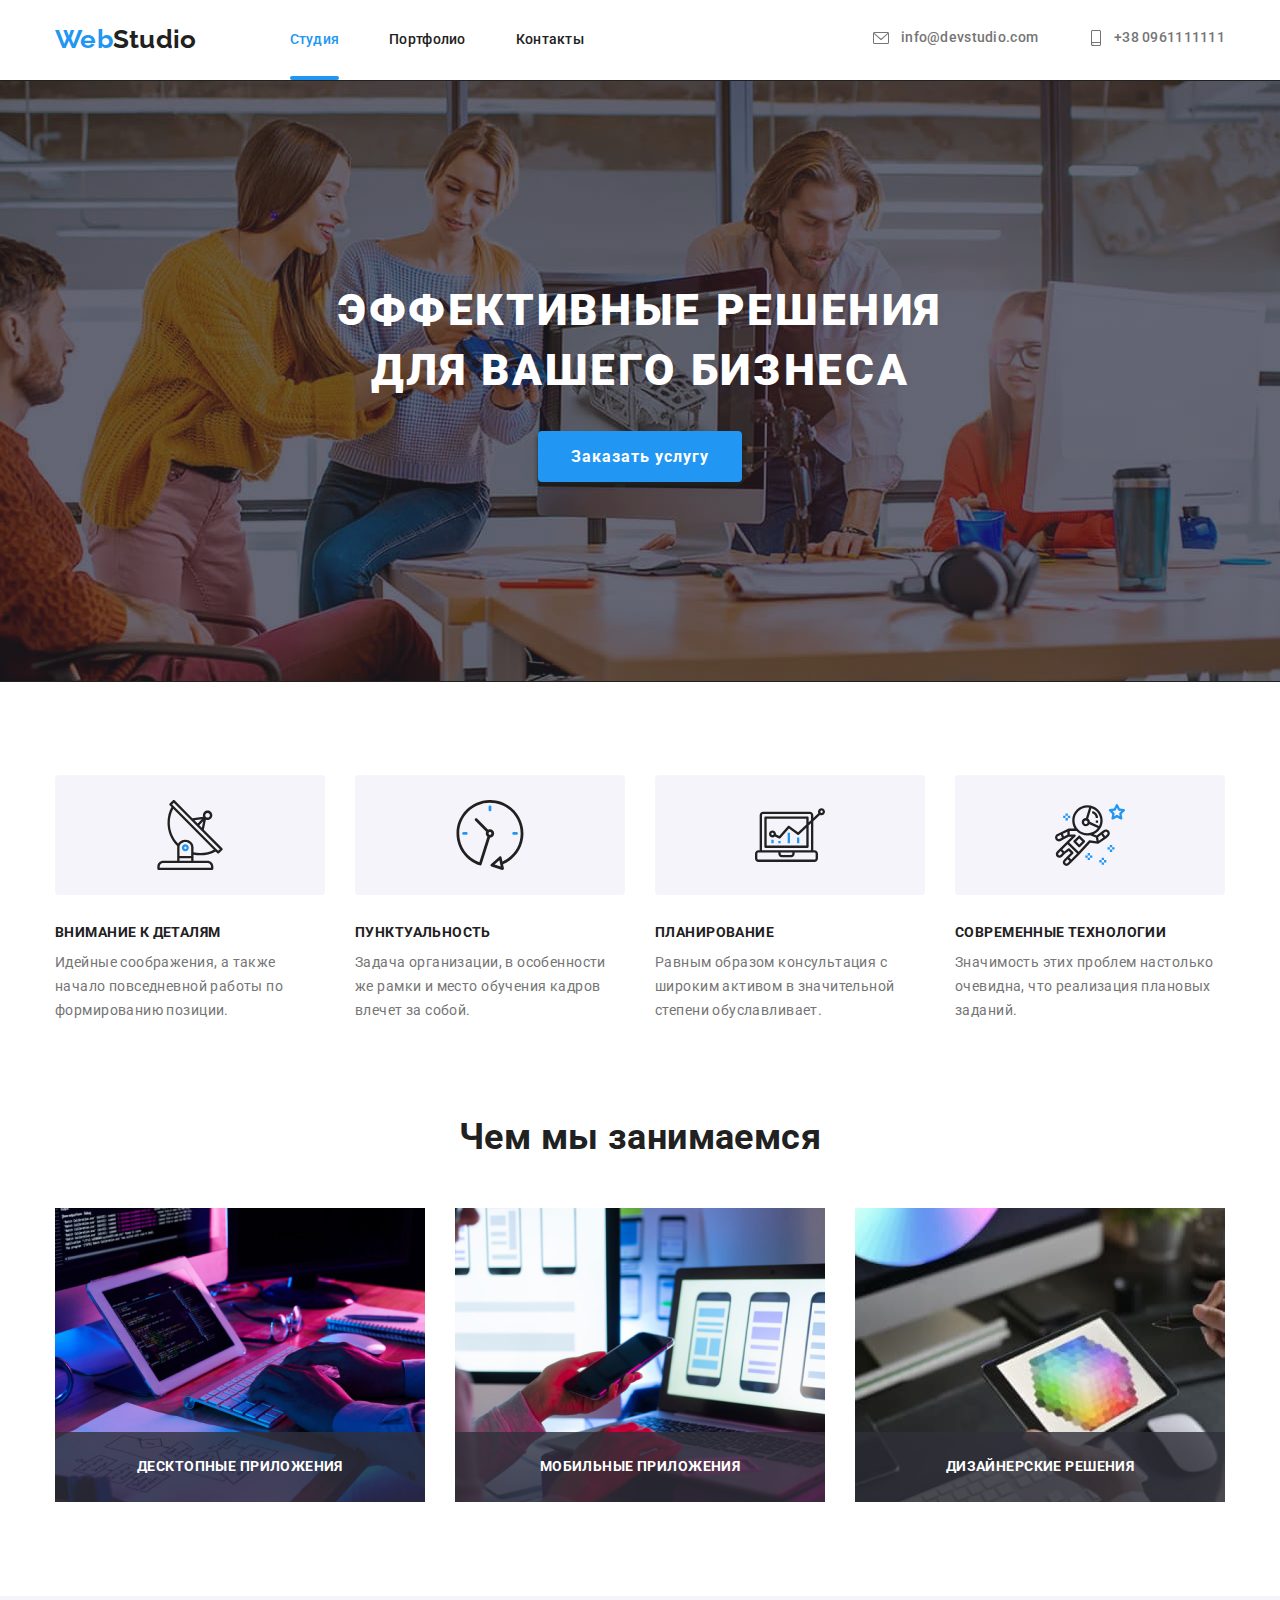
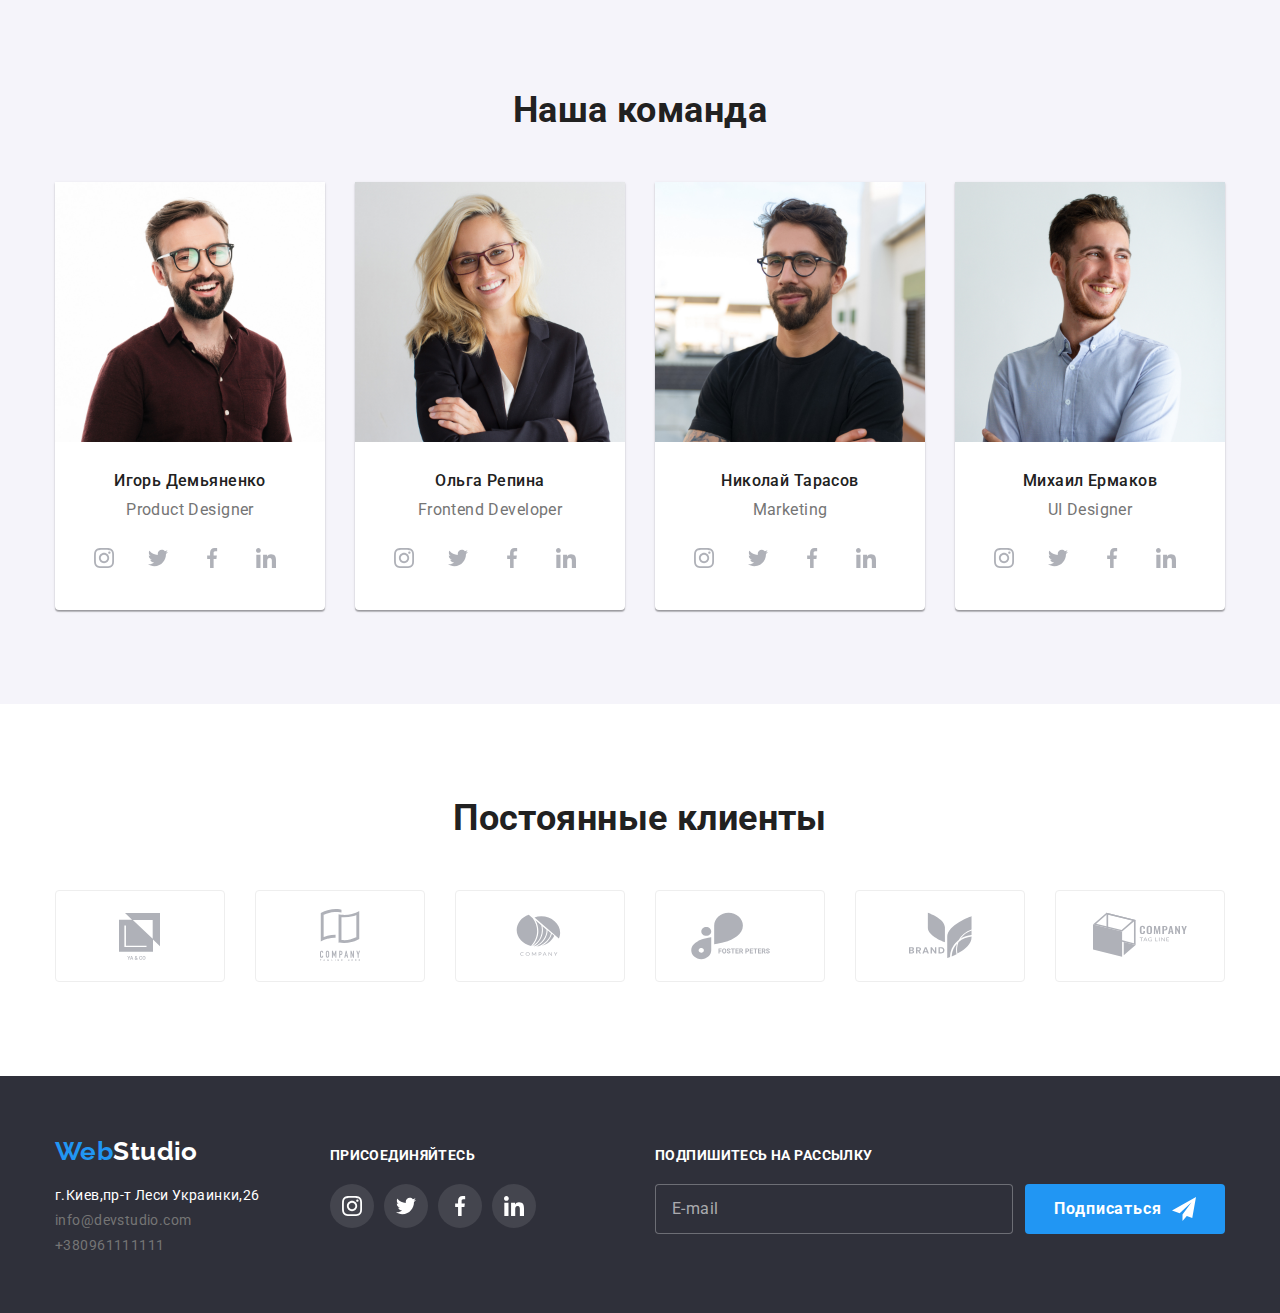
<file: index.html>
<!DOCTYPE html>
<html lang="ru">
    <head>
        <meta charset="UTF-8">
        <meta http-equiv="X-UA-Compatible" content="IE=edge">
        <meta name="viewport" content="width=device-width, initial-scale=1.0">
        <title>WEbStudio</title>
        <link rel="preconnect" href="https://fonts.googleapis.com">
        <link rel="preconnect" href="https://fonts.gstatic.com" crossorigin>
        <link href="https://fonts.googleapis.com/css2?family=Raleway:wght@700&family=Roboto:wght@400;500;700;900&display=swap" rel="stylesheet">
        <link rel="stylesheet" href="https://cdnjs.cloudflare.com/ajax/libs/modern-normalize/1.1.0/modern-normalize.min.css">
        <link rel="stylesheet" href="./css/main.min.css">
    </head>
    <body>
    <header class="header">
            <div class="container header__inner">
                <nav class="header__nav">
                    <div class="logotip">
                    <a lang="en" href="./index.html" class="logo"> <span class="logoweb">Web</span>Studio</a></div>
                    <ul class=" site-nav list">
                        <li class="site-nav__item"><a href="./index.html" class="site-nav__link current">Студия</a></li>
                        <li class="site-nav__item"><a href="./portfolio.html" class="site-nav__link">Портфолио</a></li>
                        <li class="site-nav__item"><a href="" class="site-nav__link">Контакты</a></li>
                    </ul>
                </nav>
                <ul class=" auth-nav list">
                
                    <li class="auth-nav__item ">
                        <a href="#" class="icon" >
                            <svg class="icon__envelope " >
                                <use href="./images/icons.svg#iconenvelope"></use>
                            </svg>
                        info@devstudio.com
                        </a>
                    </li>
                    <li class=" auth-nav__item">
                        <a href="#" class="icon" >
                            <svg class="icon__smartphone" >
                                 <use href="./images/icons.svg#iconsmartphone"></use>
                            </svg> 
                        +38 0961111111
                        </a>
                    </li>
                </ul>
            </div>
    </header>

        <main>
            <section class="hero overlay">
                <div class="container">
                    <h1 class="hero__title">Эффективные решения для вашего бизнеса</h1>
                <button data-modal-open type="button" class="button">Заказать услугу</button>
    
                
                </div>
            </section>
            <section class="section">
                <div class="container">
                     <h2 class="section-title visually-hidden ">Наши преимущества</h2>
                     <ul class="feature list">
                        
                         <li class="feature__item">
                             <div class="clock-icon">
                           <svg class="clock-icon__icon" >
                                 <use href="./images/icons.svg#iconantenna"></use>
                            </svg></div>
                             <h3 class="title" >Внимание к деталям</h3>
                             <p class="title__text">Идейные соображения, а также начало повседневной работы по формированию позиции.</p>
                         </li>
                         <li class="feature__item">
                             <div class="clock-icon">
                             <svg class="clock-icon__icon" >
                                 <use href="./images/icons.svg#iconclock"></use>
                            </svg></div>
                             <h3 class="title" >Пунктуальность</h3>
                             <p class="title__text">Задача организации, в особенности же рамки и место обучения кадров влечет за собой.</p>
                         </li>
                         <li class="feature__item">
                             <div class="clock-icon">
                             <svg class="clock-icon__icon" >
                                 <use href="./images/icons.svg#icondiagram"></use>
                            </svg></div>
                             <h3 class="title" >Планирование</h3>
                             <p class="title__text">Равным образом консультация с широким активом в значительной степени обуславливает.</p>
                         </li>
                         <li class="feature__item">
                             <div class="clock-icon">
                             <svg class="clock-icon__icon" >
                                 <use href="./images/icons.svg#iconastronaut"></use>
                            </svg></div>
                             <h3 class="title" >Современные технологии</h3>
                             <p class="title__text">Значимость этих проблем настолько очевидна, что реализация плановых заданий.</p>
                         </li>
                     </ul>
                </div>
             </section>

             <section class="section-image section">
                <div class="container">
                     <h2 class="section-title">Чем мы занимаемся</h2>
                  
                     <ul class="image list">
                    
                         <li class="image__item item">
                             <div class="image__action">
                             <img src="./images/img.jpg" alt="Набираем html" width="370" height="294">
                             
                             <p class="image__text">Десктопные приложения</p></div>
                         </li>
                         <li class="image__item">
                             <div class="image__action">
                             <img src="./images/img1.jpg" width="370" height="294" alt="Копируем на телефон">
                             <p class="image__text">Мобильные приложения</p></div>
             
                         </li>
                         <li class="image__item">
                             <div class="image__action">
                             <img src="./images/img2(2).jpg" width="370" height="294" alt="Картинка">
                             <p class="image__text">Дизайнерские решения</p></div>
                         </li>
                     </ul>
                 
                </div>
                     </section>


             <section class="section-commands">
            <div class="container">
                <h2 class="section-title">Наша команда</h2>
                <ul class="commands list" >
                    <li class="commands__item"><img class="img-people" src="./images/man1.jpg" width="270" height="260" alt="Игорь Демьяненко">
                        <div class="socials">
                        <h3 class="title-commands">Игорь Демьяненко</h3>
                        <p class="socials__text">Product Designer</p>
                        <div class="instagram">
                        <a href="#" class="instagram__item">
                            <svg class="instagram__svg">
                            <use href="./images/icons.svg#iconinstagram"></use>
                       </svg></a> 
                       <a href="#" class="instagram__item" >
                        <svg class="instagram__svg">
                        <use href="./images/icons.svg#icontwitter"></use>
                        </svg></a>
                        <a href="#" class="instagram__item" >
                            <svg class="instagram__svg">
                            <use href="./images/icons.svg#iconfacebook"></use>
                            </svg></a>
                            <a href="#" class="instagram__item" >
                                <svg class="instagram__svg" >
                                <use href="./images/icons.svg#iconlinkedin"></use>
                            </svg></a>
                        </div>
                        </div>
                    </li>
                    <li class="commands__item"><img class="img-people" src="./images/woman.jpg" width="270" height="260" alt="Ольга Репина">
                        <div class="socials">
                        <h3 class="title-commands">Ольга Репина</h3>
                        <p class="socials__text">Frontend Developer</p>
                        <div class="instagram">
                            <a href="#" class="instagram__item">
                                <svg class="instagram__svg">
                                <use href="./images/icons.svg#iconinstagram"></use>
                           </svg></a> 
                           <a href="#" class="instagram__item" >
                            <svg class="instagram__svg">
                            <use href="./images/icons.svg#icontwitter"></use>
                            </svg></a>
                            <a href="#" class="instagram__item" >
                                <svg class="instagram__svg">
                                <use href="./images/icons.svg#iconfacebook"></use>
                                </svg></a>
                                <a href="#" class="instagram__item" >
                                    <svg class="instagram__svg" >
                                    <use href="./images/icons.svg#iconlinkedin"></use>
                                </svg></a>
                            </div>
                            </div>
                    </li>
                    <li class="commands__item"><img class="img-people" src="./images/man2.jpg" width="270" height="260" alt="Николай Тарасов">
                        <div class="socials">
                        <h3 class="title-commands">Николай Тарасов</h3>
                        <p class="socials__text">Marketing</p>
                        <div class="instagram">
                            <a href="#" class="instagram__item">
                                <svg class="instagram__svg">
                                <use href="./images/icons.svg#iconinstagram"></use>
                           </svg></a> 
                           <a href="#" class="instagram__item" >
                            <svg class="instagram__svg">
                            <use href="./images/icons.svg#icontwitter"></use>
                            </svg></a>
                            <a href="#" class="instagram__item" >
                                <svg class="instagram__svg">
                                <use href="./images/icons.svg#iconfacebook"></use>
                                </svg></a>
                                <a href="#" class="instagram__item" >
                                    <svg class="instagram__svg" >
                                    <use href="./images/icons.svg#iconlinkedin"></use>
                                </svg></a>
                            </div>
                            </div>
                    </li>
                    <li class="commands__item"><img class="img-people" src="./images/man3.jpg" width="270" height="260" alt="Михаил Ермаков">
                        <div class="socials">
                        <h3 class="title-commands">Михаил Ермаков</h3>
                        <p class="socials__text">UI Designer</p>
                        <div class="instagram">
                                <a href="#" class="instagram__item">
                                    <svg class="instagram__svg">
                                    <use href="./images/icons.svg#iconinstagram"></use>
                            </svg></a> 
                            <a href="#" class="instagram__item" >
                                <svg class="instagram__svg">
                                <use href="./images/icons.svg#icontwitter"></use>
                                </svg></a>
                                <a href="#" class="instagram__item" >
                                    <svg class="instagram__svg">
                                    <use href="./images/icons.svg#iconfacebook"></use>
                                    </svg></a>
                                    <a href="#" class="instagram__item" >
                                        <svg class="instagram__svg" >
                                        <use href="./images/icons.svg#iconlinkedin"></use>
                                    </svg></a>
                            </div>
                            </div>
                    </li>
                </ul>
            </div>
            </section>

            <section class="section">
                <div class="container">
                    <h2 class="section-title">Постоянные клиенты</h2>
                    <ul class="clients list">
                        <li class="clients__item"> 
                          <a href="#" class="clients__button" >
                             <svg class="clients__icon" >
                                <use href="./images/icons.svg#iconclient1"></use>
                             </svg>
                         </a> 
                        </li>
    
                        <li class="clients__item">
                          <a href="#" class="clients__button" >
                             <svg class="clients__icon">
                                 <use href="./images/icons.svg#iconclient2"></use>
                             </svg>
                          </a>
                        </li>
                      
                        <li class="clients__item"> 
                           <a href="#" class="clients__button" >
                             <svg class="clients__icon" >
                                 <use href="./images/icons.svg#iconclient3"></use>
                             </svg>
                          </a>
                        </li>
                        
                        <li class="clients__item"> 
                           <a href="#" class="clients__button" >
                             <svg class="clients__icon foster" >
                                 <use href="./images/icons.svg#iconfoster"></use>
                             </svg>
                           </a>
                       </li>
                        
                       <li class="clients__item">
                           <a href="#" class="clients__button" >
                             <svg class="clients__icon" >
                                 <use href="./images/icons.svg#iconclient5"></use>
                             </svg>
                           </a>
                       </li>
                       
                       <li class="clients__item"> 
                           <a href="#" class="clients__button" >
                             <svg class="clients__icon" >
                                 <use href="./images/icons.svg#iconclient6"></use>
                             </svg>
                           </a>
                       </li>
                 </ul>
                </div>
            </section>
         </main>
  
            <footer class="footer">
                <div class="footer-container container">
                    <div class="mail-logo">
                     <a lang="en" href="./index.html" class="mail-logo__footer"> <span class="logoweb">Web</span>Studio</a>
                     <address>
                         <ul class="mail-list list">
                             <li class="mail-list__item"><a href="https://goo.gl/maps/913QoBTFxCLbHZBB8" class="mail-list__link" >г.Киев,пр-т Леси Украинки,26</a></li>
                             <li class="mail-list__item"><a href="mailto:info@devstudio.com" class="mail-list__link-footer">info@devstudio.com</a></li>
                             <li class="mail-list__item"><a href="" class="mail-list__link-footer">+380961111111</a></li>
                         </ul>
                     </address>
                 </div>
                 <div class="insta-icom">
                     <p class="footer-text">присоединяйтесь</p>
                     <ul class="list">
                         
                         <li>
                             <div class="footer-icon">
                                 <a href="#" class="footer-icon__item">
                                     <svg class="footer-icon__instagram">
                                     <use href="./images/icons.svg#iconinstagram"></use>
                                </svg></a> 
                                <a href="#" class="footer-icon__item" >
                                 <svg class="footer-icon__instagram">
                                 <use href="./images/icons.svg#icontwitter"></use>
                                 </svg></a>
                                 <a href="#" class="footer-icon__item" >
                                     <svg class="footer-icon__instagram">
                                     <use href="./images/icons.svg#iconfacebook"></use>
                                     </svg></a>
                                     <a href="#" class="footer-icon__item" >
                                         <svg class="footer-icon__instagram" >
                                         <use href="./images/icons.svg#iconlinkedin"></use>
                                     </svg></a>
                                 </div> 
                         </li>
                     </ul>
                 </div>
             <form class="mail-submit-form">
                   
                 <div class="mail-form">
                     <label for="mail" class="mail-form__text">Подпишитесь на рассылку</label>
                     <input type="email" name="mail" id="mail" placeholder="E-mail">
                 </div>
                 <div class="submit-form">
                     <button type="submit" class="submit">Подписаться</button>
                 
                 </div>
              </form>
                 </div>
            </footer>

        <div class="backdrop is-hidden" data-modal>
            <div class="modal">
                <button type="button" class="button-close" data-modal-close>
                        <svg class="close-icon">
                            <use href="./images/icons.svg#iconclose"></use>
                        </svg></button>
              
                            <div class="modal-container">
                                    <b class="modal-head">Оставьте свои данные, мы вам перезвоним</b>
                                 <form name="data-form" action="#" novalidate>
                            
                                    <div class="modal-class">
                                        <label for="name" class="text-modal">Имя</label>
                                        <input class="name" type="text" name="name" id="name">
                                        <svg class="modal-icon name-icon">
                                            <use href="./images/icons.svg#iconname"></use>
                                        </svg>
                                    </div>
        
                                    <div class="modal-class">
                                        <label for="tel" class="text-modal">Телефон</label>
                                        <input type="text" name="tel" id="tel">
                                        <svg class="modal-icon phone-icon">
                                            <use href="./images/icons.svg#iconphone"></use>
                                        </svg>
                                    </div>
        
                                    <div class="modal-class">
                                        <label for="mail-modal" class="text-modal">Почта</label>
                                        <input type="text" name="mail-modal" id="mail-modal" autofocus>
                                        <svg class="modal-icon mailicon">
                                            <use href="./images/icons.svg#iconmail"></use>
                                        </svg>
                                    </div>
                            
                                    <div class="modal-class">
                                            <label for="comment" class="text-modal"> Комментарий</label>
                                            <textarea class="form-text" name="comment" id="comment" placeholder="Введите текст..."></textarea>
                                    </div>
                                    
                                        <div class="modal-policy">
                                            <input class="form-checkbox visually-hidden" type="checkbox" name="policy" id="policy">
                                            <label class="label-checkbox" for="policy">Соглашаюсь с рассылкой и принимаю <a href="" class="decision">Условия договора</a></label>
                                        </div>
                                    
                                        <div class="modal-button">
                                            <button type="submit" class="footer-button button">Отправить</button>
                                        </div>
                                 </form>
                         </div>
                          
            </div>
            
        </div>
         
        <script src="./modals.js"></script>
    </body>
</html>
</file>
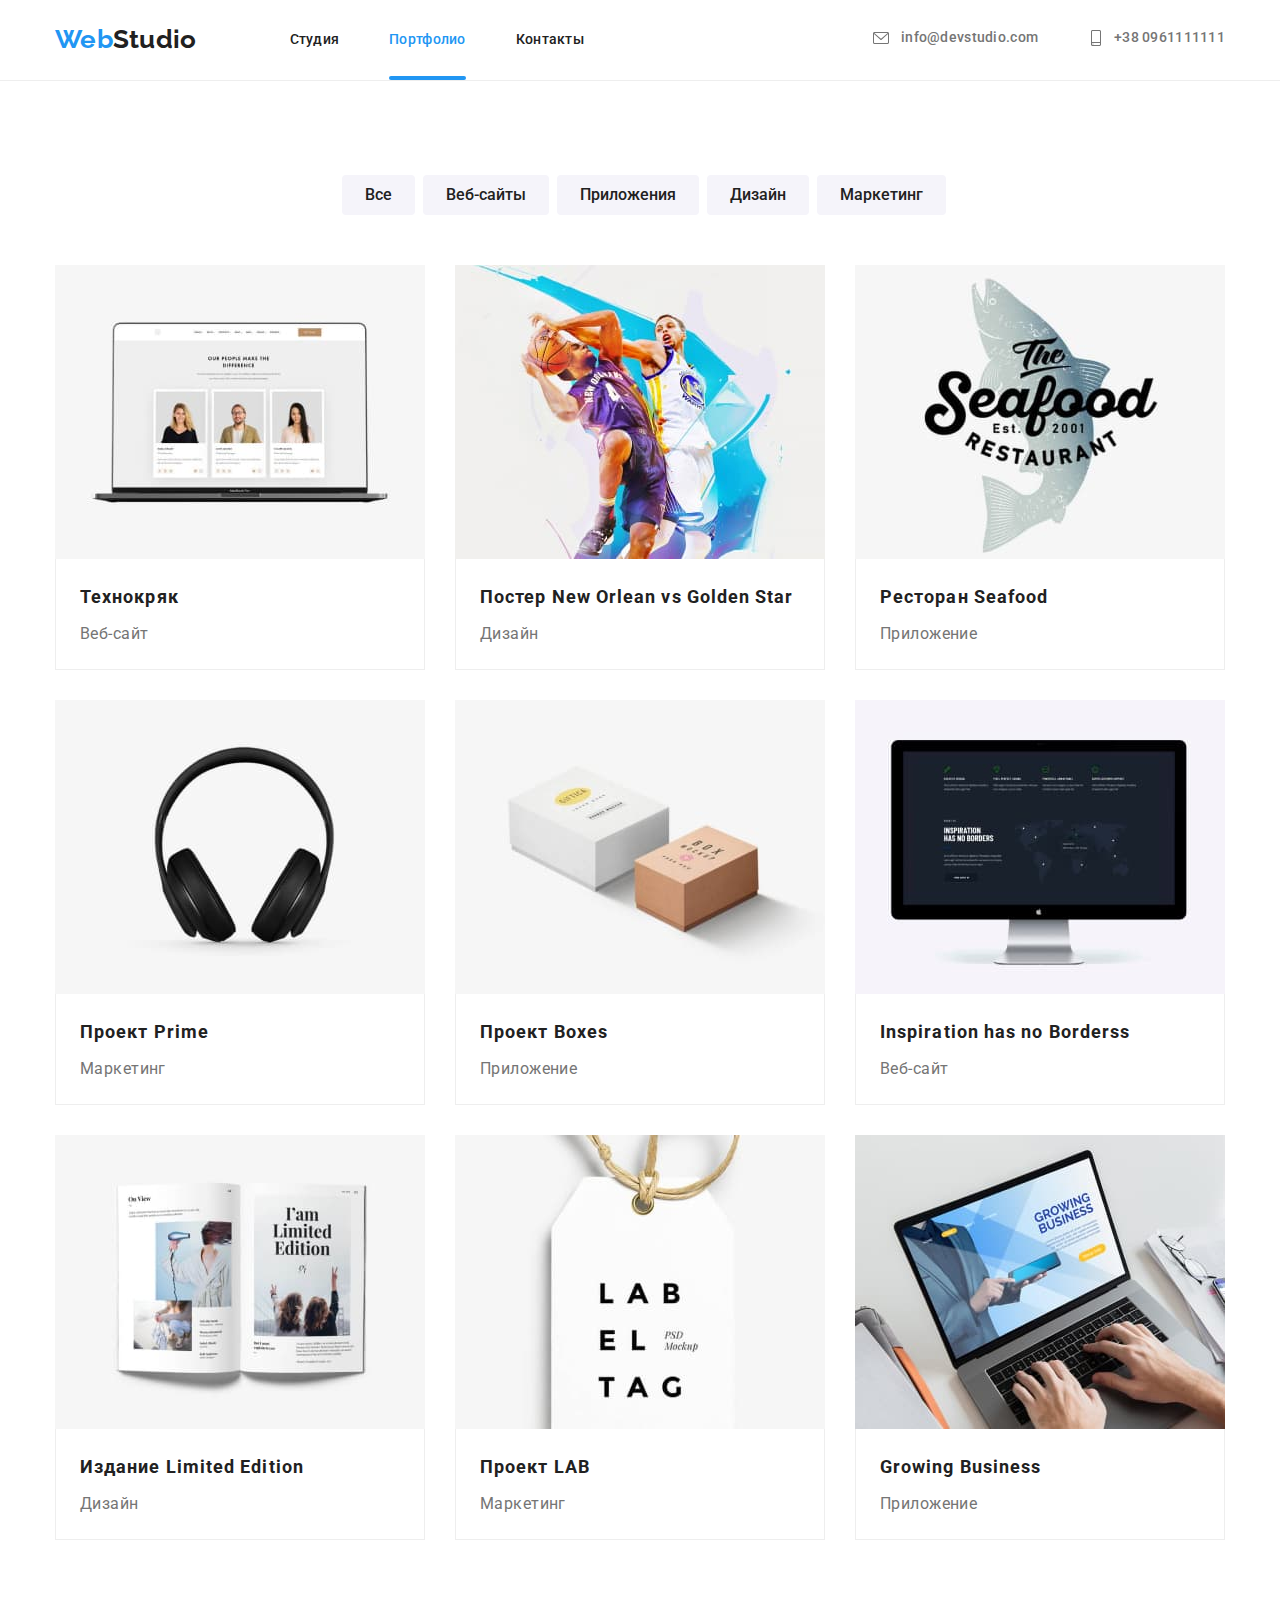
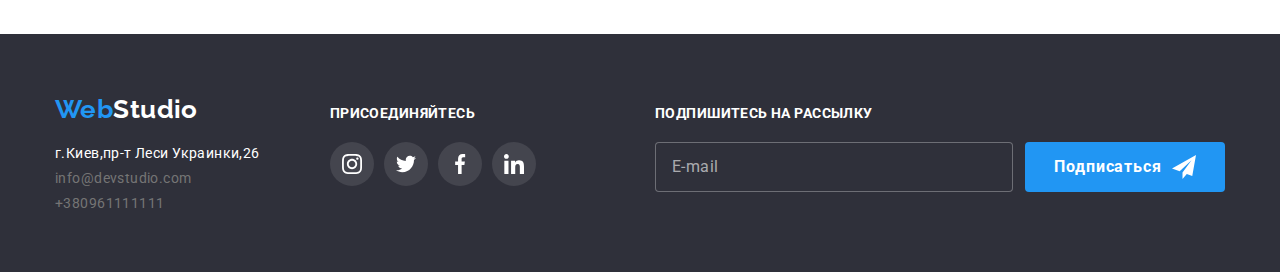
<file: portfolio.html>
<!DOCTYPE html>
<html lang="ru">
    <head>
        <meta charset="UTF-8">
        <meta http-equiv="X-UA-Compatible" content="IE=edge">
        <meta name="viewport" content="width=device-width, initial-scale=1.0">
        <title>WEbStudio</title>
        <link rel="preconnect" href="https://fonts.googleapis.com">
        <link rel="preconnect" href="https://fonts.gstatic.com" crossorigin>
        <link href="https://fonts.googleapis.com/css2?family=Raleway:wght@700&family=Roboto:wght@400;500;700;900&display=swap" rel="stylesheet">
        <link rel="stylesheet" href="https://cdnjs.cloudflare.com/ajax/libs/modern-normalize/1.1.0/modern-normalize.min.css">
        <link rel="stylesheet" href="./css/main.min.css">
    </head>
    <body>
    <header class="header">
        <div class="container header__inner">
            <nav class="header__nav">
                <div class="logotip">
                <a lang="en" href="./index.html" class="logo"> <span class="logoweb">Web</span>Studio</a></div>
                <ul class=" site-nav list">
                    <li class="site-nav__item"><a href="./index.html" class="site-nav__link">Студия</a></li>
                    <li class="site-nav__item"><a href="./portfolio.html" class="site-nav__link current">Портфолио</a></li>
                    <li class="site-nav__item"><a href="" class="site-nav__link">Контакты</a></li>
                </ul>
            </nav>
            <ul class=" auth-nav list">
            
                <li class="auth-nav__item ">
                    <a href="#" class="icon" >
                        <svg class="icon__envelope " >
                            <use href="./images/icons.svg#iconenvelope"></use>
                        </svg>
                    info@devstudio.com
                    </a>
                </li>
                <li class=" auth-nav__item">
                    <a href="#" class="icon" >
                        <svg class="icon__smartphone" >
                             <use href="./images/icons.svg#iconsmartphone"></use>
                        </svg> 
                    +38 0961111111
                    </a>
                </li>
            </ul>
        </div>
</header>
        <!--Main-->
        <main>
            <section class="section">
                <div class="container">
                    <h1 class="section-title visually-hidden ">Фильтра</h1>
                    <ul class="button-list list">
                        <li class="button-list__item"> <button type="button" class="button-list__secondary-button" >Все</button></li>
                        <li class="button-list__item"> <button type="button" class="button-list__secondary-button">Веб-сайты</button></li>
                        <li class="button-list__item"> <button type="button" class="button-list__secondary-button">Приложения</button></li>
                        <li class="button-list__item"> <button type="button" class="button-list__secondary-button">Дизайн</button></li>
                        <li class="button-list__item"> <button type="button" class="button-list__secondary-button">Маркетинг</button></li>
                    </ul>

           <ul class="picture-list list">
                        <li class="picture-list__item">
                          
                            <a href="" class="filter-link link">
                                <div class="porto-filter">
                                       <img src="./images/Porto1.jpg" width="370" height="294" alt="Картинка Веб-сайт">
                                       <p class="porto-text">Ресурс предлагает комплексные предложения с разным уровнем функционала и сервисов. Все это позволит посетителю получить исчерпывающие сведения о компании или частном лице.</p>
                                </div>
                        
                                <div class="container-filter">
                                    <h2 class="title-filter">Технокряк</h2>
                                    <p class="title-p">Веб-сайт</p>
                    
                            </div>
                            </a>
                        </li>
                        <li class="picture-list__item">
                            <a href="" class="filter-link link">
                                 <div class="porto-filter">
                                            <img src="./images/Porto2.jpg" width="370" height="294" alt=" Картинка Дизайн">
                                            <p class="porto-text">Ресурс предлагает комплексные предложения с разным уровнем функционала и сервисов. Все это позволит посетителю получить исчерпывающие сведения о компании или частном лице.</p>
                                    </div>
                                    <div class="container-filter">
                                            <h2 class="title-filter">Постер New Orlean vs Golden Star</h2>
                                            <p class="title-p">Дизайн</p>
                                    </div>
                               
                        </a>
                        </li>
                        <li class="picture-list__item">
                            <a href="" class="filter-link link">
                                <div class="porto-filter">
                                <img src="./images/porto3.jpg" width="370" height="294" alt="Картинка с названием ресторана">
                                <p class="porto-text">Ресурс предлагает комплексные предложения с разным уровнем функционала и сервисов. Все это позволит посетителю получить исчерпывающие сведения о компании или частном лице.</p>
                            </div>
                                <div class="container-filter">
                                <h2 class="title-filter">Ресторан Seafood</h2>
                                <p class="title-p">Приложение</p> 
                            </div>
                            </a>
                            </li>
                        <li class="picture-list__item">
                            <a href="" class="filter-link link">
                                <div class="porto-filter">
                                <img src="./images/poorto4.jpg" width="370" height="294" alt="Картинка с наушниками">
                                <p class="porto-text">Ресурс предлагает комплексные предложения с разным уровнем функционала и сервисов. Все это позволит посетителю получить исчерпывающие сведения о компании или частном лице.</p>
                                </div>
                                <div class="container-filter">
                                <h2 class="title-filter">Проект Prime</h2>
                                <p class="title-p">Маркетинг</p>
                            </div>
                        </a>
                        </li>



                        <li class="picture-list__item">
                            <a href="" class="filter-link link">
                                <div class="porto-filter">
                                    <img src="./images/porto5.jpg" width="370" height="294" alt="Картинка с коробочками">
                                    <p class="porto-text">Ресурс предлагает комплексные предложения с разным уровнем функционала и сервисов. Все это позволит посетителю получить исчерпывающие сведения о компании или частном лице.</p>
                                </div>
                                    <div class="container-filter">
                                <h2 class="title-filter">Проект Boxes</h2>
                                <p class="title-p">Приложение</p>
                            </div>
                            </a>
                        </li>
                        <li class="picture-list__item">
                            <a href="" class="filter-link link">
                                <div class="porto-filter">
                                <img src="./images/porto6.jpg" width="370" height="294" alt="Картинка с монитором">
                                <p class="porto-text">Ресурс предлагает комплексные предложения с разным уровнем функционала и сервисов. Все это позволит посетителю получить исчерпывающие сведения о компании или частном лице.</p>
                                </div>
                                <div class="container-filter">
                                <h2 class="title-filter">Inspiration has no Borderss</h2>
                                <p class="title-p">Веб-сайт</p>
                            </div>
                            </a>
                        </li>
                        <li class="picture-list__item">
                            <a href="" class="filter-link link">
                                <div class="porto-filter">
                                <img src="./images/porto7.jpg" width="370" height="294" alt="Картинка открытый журнал">
                                <p class="porto-text">Ресурс предлагает комплексные предложения с разным уровнем функционала и сервисов. Все это позволит посетителю получить исчерпывающие сведения о компании или частном лице.</p>
                                </div>
                                <div class="container-filter">
                                <h2 class="title-filter">Издание Limited Edition</h2>
                                <p class="title-p">Дизайн</p>
                                </div>
                            </a>
                        </li>
                        <li class="picture-list__item">
                            <a href="" class="filter-link link">
                                <div class="porto-filter">
                                <img src="./images/porto8.jpg" width="370" height="294" alt="Картинка Проект Лаб">
                                <p class="porto-text">Ресурс предлагает комплексные предложения с разным уровнем функционала и сервисов. Все это позволит посетителю получить исчерпывающие сведения о компании или частном лице.</p>
                                </div>
                                <div class="container-filter">
                                <h2 class="title-filter">Проект LAB</h2>
                                <p class="title-p">Маркетинг</p>
                                </div>
                            </a>
                        </li>
                        <li class="picture-list__item">
                            <a href="" class="filter-link link">
                                <div class="porto-filter">
                                <img src="./images/porto9.jpg" width="370" height="294" alt="Картинка руки печатают на лаптопе">
                                <p class="porto-text">Ресурс предлагает комплексные предложения с разным уровнем функционала и сервисов. Все это позволит посетителю получить исчерпывающие сведения о компании или частном лице.</p>
                                </div>
                                <div class="container-filter">
                                <h2 class="title-filter">Growing Business</h2>
                                <p class="title-p">Приложение</p>
                            </div>
                            </a>
                        </li>
                    </ul>
                </div>
        
    </section>
</main>

  
<footer class="footer">
    <div class="footer-container container">
        <div class="mail-logo">
         <a lang="en" href="./index.html" class="mail-logo__footer"> <span class="logoweb">Web</span>Studio</a>
         <address>
             <ul class="mail-list list">
                 <li class="mail-list__item"><a href="https://goo.gl/maps/913QoBTFxCLbHZBB8" class="mail-list__link" >г.Киев,пр-т Леси Украинки,26</a></li>
                 <li class="mail-list__item"><a href="mailto:info@devstudio.com" class="mail-list__link-footer">info@devstudio.com</a></li>
                 <li class="mail-list__item"><a href="" class="mail-list__link-footer">+380961111111</a></li>
             </ul>
         </address>
     </div>
     <div class="insta-icom">
         <p class="footer-text">присоединяйтесь</p>
         <ul class="list">
             
             <li>
                 <div class="footer-icon">
                     <a href="#" class="footer-icon__item">
                         <svg class="footer-icon__instagram">
                         <use href="./images/icons.svg#iconinstagram"></use>
                    </svg></a> 
                    <a href="#" class="footer-icon__item" >
                     <svg class="footer-icon__instagram">
                     <use href="./images/icons.svg#icontwitter"></use>
                     </svg></a>
                     <a href="#" class="footer-icon__item" >
                         <svg class="footer-icon__instagram">
                         <use href="./images/icons.svg#iconfacebook"></use>
                         </svg></a>
                         <a href="#" class="footer-icon__item" >
                             <svg class="footer-icon__instagram" >
                             <use href="./images/icons.svg#iconlinkedin"></use>
                         </svg></a>
                     </div> 
             </li>
         </ul>
     </div>
 <form class="mail-submit-form">
       
     <div class="mail-form">
         <label for="mail" class="mail-form__text">Подпишитесь на рассылку</label>
         <input type="email" name="mail" id="mail" placeholder="E-mail">
     </div>
     <div class="submit-form">
         <button type="submit" class="submit">Подписаться</button>
     
     </div>
  </form>
     </div>
</footer>
    </body>
    </html>
</file>
<file: css/main.min.css>
.visually-hidden{position:absolute;width:1px;height:1px;margin:-1px;border:0;padding:0;white-space:nowrap;-webkit-clip-path:inset(100%);clip-path:inset(100%);clip:rect(0 0 0 0);overflow:hidden}body{background-color:#fff;color:#212121;font-family:"Roboto",sans-serif;font-size:14px;letter-spacing:.03em}.container{width:1200px;padding-left:15px;padding-right:15px;margin:0 auto}.list{list-style:none;padding:0;margin:0}h1,h2,h3,p{margin-top:0;margin-bottom:0}img{display:block;max-width:100%;height:auto}.section,.section-commands{padding-top:94px;padding-bottom:94px}.header{font-weight:500;line-height:1.14;letter-spacing:.02em;border-bottom:1px solid #eee}.header__inner{display:flex;align-items:center;justify-content:space-between}.header__nav{display:flex;align-items:center}.logotip{margin-right:93px}.logo,.logoweb{color:#212121;font-family:"Raleway",sans-serif;font-weight:700;font-size:26px;line-height:1.2;text-decoration:none;cursor:default;display:flex}.logoweb{color:#2196f3}.site-nav{display:flex;white-space:nowrap}.site-nav__link{display:block;padding-top:32px;padding-bottom:32px;margin-right:50px;color:#212121;text-decoration:none;cursor:pointer;transition:color 250ms cubic-bezier(0.4, 0, 0.2, 1);position:relative}.site-nav__link:hover,.site-nav__link:focus{color:#2196f3}.current::after{content:"";position:absolute;left:0;bottom:0;display:block;width:100%;height:4px;background-color:#2196f3;border-radius:2px}.auth-nav{display:flex;white-space:nowrap;justify-content:center;align-items:center;text-decoration:none;cursor:default}.auth-nav__item{margin-left:50px}.auth-nav__link{display:block;padding-top:32px;padding-bottom:32px;color:#757575;text-decoration:none;cursor:pointer;transition:color 250ms cubic-bezier(0.4, 0, 0.2, 1)}.auth-nav__link:hover,.auth-nav__link:focus{color:#2196f3}.header .current{color:#2196f3}.icon{display:inline-flex;align-items:center;text-decoration:none;color:#757575;transition:color 250ms cubic-bezier(0.4, 0, 0.2, 1)}.icon:hover{color:#2196f3}.icon__envelope{width:20px;height:16px;fill:currentColor;margin-right:10px}.icon__smartphone{width:16px;height:22px;fill:currentColor;margin-right:10px}.hero{background-color:#2f303a;padding:200px 0 200px;text-align:center}.hero__title{color:#fff;font-weight:900;font-size:44px;line-height:1.36;letter-spacing:.06em;text-transform:uppercase;max-width:696px;margin:0 auto;margin-bottom:30px}.overlay{max-width:1600px;height:600px;margin-left:auto;margin-right:auto;outline:1px solid #212121;background-image:linear-gradient(rgba(47, 48, 58, 0.4), rgba(47, 48, 58, 0.4)),url(../images/background.jpg);background-repeat:no-repeat;background-position:center;background-size:cover}.button{background-color:#2196f3;color:#fff;cursor:pointer;font-family:"Roboto",sans-serif;font-style:normal;font-weight:700;font-size:16px;line-height:1.85;letter-spacing:.06em;margin:0 auto;display:inline-block;box-shadow:0px 4px 4px #212121;border-radius:4px;min-width:200px;padding:10px 32px;border:1px solid rgba(0,0,0,0)}.button-list{display:flex;justify-content:center;margin-bottom:50px}.button-list__item{margin-left:8px}.button-list__secondary-button{background-color:#f5f4fa;color:#212121;font-family:"Roboto",sans-serif;font-style:normal;font-weight:500;font-size:16px;line-height:1.62;padding:6px 22px;border-radius:4px;cursor:pointer;border:1px solid rgba(0,0,0,0);transition:background-color 250ms cubic-bezier(0.4, 0, 0.2, 1);transition:color 250ms cubic-bezier(0.4, 0, 0.2, 1);transition:box-shadow 250ms cubic-bezier(0.4, 0, 0.2, 1)}.button-list__secondary-button:hover,.button-list__secondary-button:focus{background-color:#2196f3;color:#fff;box-shadow:0px 3px 1px rgba(0,0,0,.1),0px 1px 2px rgba(0,0,0,.08),0px 2px 2px rgba(0,0,0,.12)}.section-title{font-weight:700;font-size:36px;line-height:1.16;text-align:center;margin-bottom:50px;margin-top:0}.feature{display:flex;flex-wrap:wrap}.feature__item{width:270px;margin-right:30px}.feature__item:last-child{margin-right:0}.clock-icon{display:flex;justify-content:center;align-items:center;width:270px;height:120px;border-radius:4px;background-color:#f5f4fa;margin-bottom:30px}.clock-icon__icon{width:70px;height:70px;fill:currentColor;justify-content:center;align-items:center}.title{font-weight:700;line-height:1.14;text-transform:uppercase;font-size:14px;margin-top:0;margin-bottom:10px}.title__text{color:#757575;text-decoration:none;line-height:1.71}.section-image{padding-top:0}.image{display:flex;flex-wrap:wrap}.image__item{width:370px;margin-right:30px}.image__item:last-child{margin-right:0}.image__action{position:relative}.image__text{display:inline-flex;position:absolute;bottom:0px;left:0;width:100%;height:70px;text-decoration:none;background-color:rgba(47,48,58,.8);color:#fff;font-weight:700;font-size:14px;line-height:1.14;align-items:center;justify-content:center;letter-spacing:.03em;text-transform:uppercase}.section-commands{background-color:#f5f4fa}.commands{display:flex;flex-wrap:wrap;text-align:center;border:-2px}.commands__item{width:270px;margin-right:30px;background:#fff;box-shadow:0px 1px 3px rgba(0,0,0,.12),0px 1px 1px rgba(0,0,0,.14),0px 2px 1px rgba(0,0,0,.2);border-radius:0px 0px 4px 4px}.commands__item:last-child{margin-right:0}.title-commands{color:#212121;font-weight:500;font-size:16px;line-height:1.18;margin-bottom:10px}.socials{padding:30px 32px}.socials__text{color:#757575;font-size:16px;line-height:1.18;margin-bottom:16px}.instagram{display:flex;justify-content:center}.instagram__item{width:44px;height:44px;padding:0;background-color:#fff;border-radius:50%;border:none;margin-right:10px;color:#afb1b8;padding:12px;transition:background-color 250ms cubic-bezier(0.4, 0, 0.2, 1)}.instagram__item:hover{background-color:#2196f3;color:#fff}.instagram__svg{fill:currentColor;width:20px;height:20px}.clients{display:flex;flex-wrap:wrap;text-align:center;margin-top:50px}.clients__item{margin-right:30px;width:170px;height:92px}.clients__item:last-child{margin-right:0}.clients__button{display:flex;flex-wrap:wrap;width:170px;height:92px;border-radius:4px;background-color:#fff;border:1px solid #eee;color:#afb1b8;align-content:center;justify-content:center;transition:border 250ms cubic-bezier(0.4, 0, 0.2, 1)}.clients__button:hover,.clients__button:focus{border:1px solid #2196f3;color:#2196f3}.clients__icon{width:146px;height:106px;fill:currentColor;cursor:pointer}.foster{width:106px;height:48px}footer{background-color:#2f303a;padding-top:60px;padding-bottom:60px}.footer-container{display:flex;align-items:baseline}.mail-logo{margin-right:70px}.mail-logo__footer{font-family:"Raleway",sans-serif;font-weight:700;font-size:26px;line-height:1.2;text-decoration:none;cursor:default;display:flex;color:#fff;margin-bottom:20px}.mail-list{display:block}.mail-list__item:not(:last-child){margin-bottom:9px}.mail-list__item:last-child{display:flex}.mail-list__link{text-decoration:none;cursor:default;color:#fff;font-style:normal;margin-bottom:20px}.mail-list__link-footer{text-decoration:none;font-style:normal;cursor:default;color:#757575}.footer-text{font-weight:700;font-size:14px;line-height:1.14;letter-spacing:.03em;text-transform:uppercase;color:#fff;margin-bottom:20px}.footer-icon{display:flex;justify-content:center}.footer-icon__item{width:44px;height:44px;padding:0;background-color:rgba(255,255,255,.1);border-radius:50%;border:none;margin-right:10px;color:#fff;padding:12px;transition:background-color 250ms cubic-bezier(0.4, 0, 0.2, 1)}.footer-icon__item:hover{background-color:#2196f3;color:#fff}.footer-icon__instagram{fill:currentColor;width:20px;height:20px}.mail-submit-form{display:flex;align-items:flex-end;margin-left:auto}.mail-form{display:flex;flex-direction:column}.mail-form__text{line-height:1.14;letter-spacing:.03em;text-transform:uppercase;margin-bottom:20px;color:#fff;font-weight:700}.mail-form input{width:358px;height:50px;border:1px solid rgba(255,255,255,.3);color:#fff;border-radius:4px;background-color:#2f303a;margin:0;padding:0;padding-left:16px}.mail-form input::-moz-placeholder{font-size:16px;line-height:1.25;letter-spacing:.03em;color:rgba(255,255,255,.6);font-family:"Roboto";font-style:normal;font-weight:400;padding-top:15px;padding-bottom:15px}.mail-form input:-ms-input-placeholder{font-size:16px;line-height:1.25;letter-spacing:.03em;color:rgba(255,255,255,.6);font-family:"Roboto";font-style:normal;font-weight:400;padding-top:15px;padding-bottom:15px}.mail-form input::placeholder{font-size:16px;line-height:1.25;letter-spacing:.03em;color:rgba(255,255,255,.6);font-family:"Roboto";font-style:normal;font-weight:400;padding-top:15px;padding-bottom:15px}.submit-form{position:relative}.submit{width:200px;height:50px;margin-left:12px;background:#2196f3;border:#2196f3;border-radius:4px;color:#fff;cursor:pointer;display:inline-flex;justify-content:center;align-items:center;font-family:"Roboto";font-style:normal;font-weight:700;font-size:16px;line-height:1.88;letter-spacing:.06em}.submit::after{content:url(../images/airplane.svg);width:24px;height:24px;margin-left:10px}.twitter-icon{display:flex}.backdrop{position:fixed;top:0;left:0;width:100%;height:100%;background-color:rgba(0,0,0,.2);opacity:1;transition:opacity 250ms cubic-bezier(0.4, 0, 0.2, 1)}.backdrop.is-hidden{opacity:0;pointer-events:none}.backdrop.is-hidden .modal{transform:translate(-50%, -50%) scale(0.9)}.modal{position:absolute;top:50%;left:50%;transform:translate(-50%, -50%) scale(1);padding:40px;width:528px;height:581px;background-color:#fff;box-shadow:0px 1px 3px rgba(0,0,0,.12),0px 1px 1px rgba(0,0,0,.14),0px 2px 1px rgba(0,0,0,.2);border-radius:4px;transition:transform 250ms cubic-bezier(0.4, 0, 0.2, 1)}.button-close{position:absolute;right:8px;top:8px;padding:0;border:1px solid rgba(0,0,0,.1);background-color:#fff;border-radius:50%;width:30px;height:30px;cursor:pointer}.close-icon{position:absolute;top:7px;right:7px;width:14px;height:14px;fill:currentColor;justify-content:center;align-items:center;transition:color 250ms cubic-bezier(0.4, 0, 0.2, 1)}.close-icon:hover,.close-icon:focus{color:#2196f3}.modal-container{display:flex;flex-direction:column}.modal-head{font-weight:700;font-size:20px;line-height:1.15;text-align:center;letter-spacing:.03em;color:#212121;margin-bottom:12px}.modal-class{position:relative}.modal-class input{width:100%;height:40px;margin-bottom:10px;margin-top:4px;padding-left:42px;outline:#2196f3;border:1px solid rgba(33,33,33,.2);border-radius:4px;transition:border 250ms cubic-bezier(0.4, 0, 0.2, 1)}.modal-class input:hover,.modal-class input:focus{border:1px solid #2196f3;cursor:pointer;fill:#2196f3}.modal-class textarea{border:1px solid rgba(33,33,33,.2);border-radius:4px;transition:border 250ms cubic-bezier(0.4, 0, 0.2, 1)}.modal-class textarea:hover,.modal-class textarea:focus{border:1px solid #2196f3;cursor:pointer;outline:#2196f3}.modal-icon{position:absolute;top:32px;left:15px;transition:fill 250ms cubic-bezier(0.4, 0, 0.2, 1)}.modal-class input:hover+.modal-icon,.modal-class input:focus+.modal-icon{fill:#2196f3}.name-icon{width:12px;height:12px}.phone-icon{width:14px;height:14px}.mailicon{width:22px;height:16px}.text-modal{font-weight:400;font-size:12px;line-height:1.16;letter-spacing:.01em;color:#757575}.form-text{width:100%;height:120px;resize:none;padding:12px 16px;margin-top:4px}.decision{color:#2196f3}.modal-policy{margin-top:20px;margin-bottom:30px;display:flex;justify-content:center;align-items:center}.label-checkbox{position:relative;display:block;padding-left:25px;text-align:center}.label-checkbox::before{position:absolute;left:0;top:0;display:block;border-radius:2px;width:16px;height:15px;border:1px solid #212121;content:"";cursor:pointer;background-size:contain}.label-checkbox::after{display:none;position:absolute;left:0;top:0;border-radius:2px;cursor:pointer;width:16px;height:15px;background-color:#2196f3;border:1px solid #2196f3;background-image:url(../images/check.svg);background-repeat:no-repeat;background-size:contain;content:""}.form-checkbox:checked+.label-checkbox::after{display:block}.modal-button{display:flex;justify-content:center;align-items:center}.footer-button{font-family:"Roboto";font-style:normal;font-weight:700;font-size:16px;line-height:1.88;cursor:pointer;width:200px;height:50px;border:none;border-radius:4px;text-align:center;letter-spacing:.06em;background-color:#2196f3;box-shadow:0px 4px 4px rgba(0,0,0,.15);color:#fff;transition:background-color 250ms cubic-bezier(0.4, 0, 0.2, 1)}.footer-button:hover{box-shadow:0px 4px 4px rgba(0,0,0,.15);background-color:#188ce8}.picture-list{display:flex;flex-wrap:wrap}.picture-list__item{width:370px;margin-right:30px;margin-bottom:30px}.picture-list__item:nth-child(3n){margin-right:0}.picture-list__item:nth-last-child(-n+3){margin-bottom:0}.filter-link{display:block;transition:box-shadow 250ms cubic-bezier(0.4, 0, 0.2, 1);text-decoration:none}.filter-link:hover{box-shadow:0px 1px 1px rgba(0,0,0,.12),0px 4px 4px rgba(0,0,0,.06),1px 4px 6px rgba(0,0,0,.16)}.porto-filter{position:relative;overflow:hidden}.porto-text{position:absolute;top:0;left:0;width:100%;height:100%;padding:63px 24px;font-size:18px;line-height:1.56;color:#fff;background-color:rgba(33,150,243,.9);transition:transform 250ms cubic-bezier(0.4, 0, 0.2, 1);transform:translateY(100%)}.filter-link:hover .porto-text{transform:translateY(0)}.container-filter{border-right:1px solid #eee;border-left:1px solid #eee;border-bottom:1px solid #eee;padding:20px 24px}.title-filter{color:#212121;font-weight:700;font-size:18px;line-height:2;letter-spacing:.06em;cursor:default;margin-bottom:4px;text-decoration:none}.section .title-p{color:#757575;font-size:16px;line-height:1.88;cursor:default}/*# sourceMappingURL=main.min.css.map */
</file>
